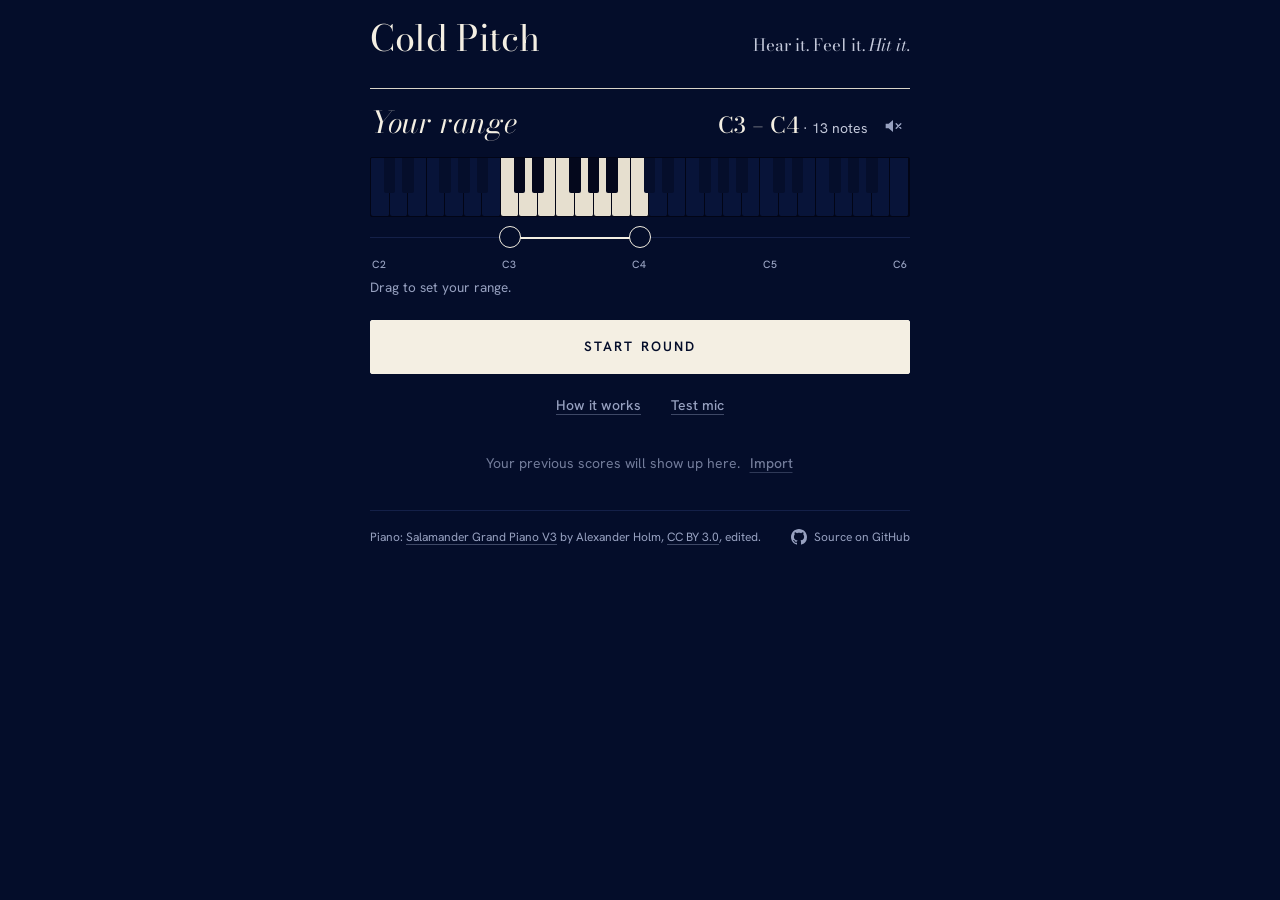
<file: index.html>
<!doctype html>
<html lang="en">
<head>
<meta charset="utf-8">
<meta name="viewport" content="width=device-width, initial-scale=1, viewport-fit=cover">
<title>Cold Pitch</title>
<meta name="description" content="Ten notes in a row: hear it, feel it, hit it.">
<link rel="icon" href="data:image/svg+xml,%3Csvg xmlns='http://www.w3.org/2000/svg' viewBox='0 0 32 32'%3E%3Crect width='32' height='32' rx='3' fill='%23040D2A'/%3E%3Ccircle cx='16' cy='16' r='8' fill='none' stroke='%23F4EFE3' stroke-width='2'/%3E%3C/svg%3E">
<link rel="preconnect" href="https://fonts.googleapis.com">
<link rel="preconnect" href="https://fonts.gstatic.com" crossorigin>
<link href="https://fonts.googleapis.com/css2?family=Bodoni+Moda:ital,opsz,wght@0,6..96,400..700;1,6..96,400..700&family=Hanken+Grotesk:wght@400;500;600;700&display=swap" rel="stylesheet">
<link rel="stylesheet" href="css/app.css?v=997606aace">
<script type="module" src="js/main.js?v=997606aace"></script>
<!-- modules -->
<link rel="modulepreload" href="js/audio/engine.js?v=997606aace">
<link rel="modulepreload" href="js/audio/mic.js?v=997606aace">
<link rel="modulepreload" href="js/audio/piano.js?v=997606aace">
<link rel="modulepreload" href="js/audio/pitch.js?v=997606aace">
<link rel="modulepreload" href="js/home.js?v=997606aace">
<link rel="modulepreload" href="js/keyboard.js?v=997606aace">
<link rel="modulepreload" href="js/main.js?v=997606aace">
<link rel="modulepreload" href="js/overlay.js?v=997606aace">
<link rel="modulepreload" href="js/rescore.js?v=997606aace">
<link rel="modulepreload" href="js/round.js?v=997606aace">
<link rel="modulepreload" href="js/scoring.js?v=997606aace">
<link rel="modulepreload" href="js/stage.js?v=997606aace">
<link rel="modulepreload" href="js/state.js?v=997606aace">
<link rel="modulepreload" href="js/storage.js?v=997606aace">
<link rel="modulepreload" href="js/summary.js?v=997606aace">
<link rel="modulepreload" href="js/util.js?v=997606aace">
<link rel="modulepreload" href="js/wave.js?v=997606aace">
<!-- /modules -->
</head>
<body>
<div class="app">

<!-- ============ home ============ -->
<section class="screen" id="home">
  <div class="hero">
    <h1>Cold Pitch</h1>
    <p class="motto">Hear it. Feel it. <em>Hit it.</em></p>
  </div>
  <div class="home-grid">
    <div class="card rangecard">
      <div class="card-head"><h2>Your range</h2><div class="rangeright"><span class="rangeval" id="rangeVal"><b id="rangeName"></b> · <span id="rangeCount"></span></span>
        <button type="button" class="soundbtn" id="soundBtn" aria-pressed="false" aria-label="Sound off. Turn sound on" title="Sound">
          <svg viewBox="0 0 24 24" width="22" height="22" fill="none" stroke="currentColor" stroke-width="1.5" stroke-linecap="round" stroke-linejoin="round" aria-hidden="true">
            <path d="M4 9.5h3.2L12 5.5v13l-4.8-4H4z" fill="currentColor" stroke="none"/>
            <g class="on"><path d="M15.5 9.2a4 4 0 0 1 0 5.6"/><path d="M18 6.8a7.5 7.5 0 0 1 0 10.4"/></g>
            <g class="off"><path d="M15.5 9.5l5 5M20.5 9.5l-5 5"/></g>
          </svg>
        </button>
        <button type="button" class="reset" id="resetRange" aria-label="Reset range to C3 – C4" title="Reset to C3 – C4"><svg viewBox="0 0 24 24" width="16" height="16" fill="none" stroke="currentColor" stroke-width="2.6" stroke-linecap="round" stroke-linejoin="round" aria-hidden="true"><path d="M4.5 12a7.5 7.5 0 1 0 2.2-5.3"/><path d="M4.5 4v4.5H9"/></svg></button></div></div>
      <div class="picker" id="picker">
        <div class="bubble" id="bubble" aria-hidden="true"><b></b><small></small><i></i></div>
        <div class="pkeys" id="pkeys"></div>
        <div class="ptrack"><div class="pfill" id="pfill"></div>
          <button type="button" class="knob" id="knobLo" role="slider" aria-label="Lowest note" aria-valuemin="36" aria-valuemax="84"></button>
          <button type="button" class="knob" id="knobHi" role="slider" aria-label="Highest note" aria-valuemin="36" aria-valuemax="84"></button>
        </div>
        <div class="poct" id="poct" aria-hidden="true"></div>
      </div>
      <p class="phint" id="rangeHint">Drag to set your range.</p>
    </div>
    <button class="btn primary big" id="startBtn" type="button">Start round</button>
    <div class="homelinks"><button class="linkbtn" id="howBtn" type="button">How it works</button><button class="linkbtn" id="micTestBtn" type="button">Test mic</button></div>
    <div class="mtlive" id="mtLive" hidden><canvas id="mtWave" aria-hidden="true"></canvas><span id="mtLabel" aria-live="polite"></span></div>
    <p class="err" id="homeErr" hidden></p>
    <p class="histempty" id="histEmpty" hidden>Your previous scores will show up here. <button class="linkbtn" id="importEmpty" type="button">Import</button></p>
    <div class="card" id="histCard">
      <div class="card-head"><h2>Your progress</h2><span id="histMeta"></span></div>
      <div class="legend" id="histLegend" hidden><span><i style="background:var(--accent)"></i>Start</span><span><i style="background:var(--ink-2)"></i>Landing</span></div>
      <div class="chart" id="histChart"></div>
      <p class="caption" id="histTrend" hidden></p>
      <div class="ov hist" id="histOverlay"></div>
      <p class="caption" id="histOvCap"></p>
      <details class="tbl" id="histTbl" hidden><summary>Show as a table</summary><div id="histTable"></div></details>
      <details class="tbl" id="dataTbl"><summary>Your data</summary>
      <label class="switch"><input type="checkbox" id="keepAudio"><span><b>Keep recordings</b><small>About 1 MB a round, on this device only.</small></span></label>
      <div class="datarow"><button class="btn small" id="exportBtn" type="button">Export scores</button><button class="btn small" id="exportAudioBtn" type="button">Export recordings</button><button class="btn small" id="importBtn" type="button">Import</button><input type="file" id="importFile" accept="application/json,.json" hidden></div>
      <p class="caption" id="dataMsg">Stored on this device. Export to back up or move.</p>
      </details>
    </div>
  </div>
  <footer class="foot">
    <p class="credit">Piano: <a href="https://archive.org/details/SalamanderGrandPianoV3">Salamander Grand Piano V3</a> by Alexander Holm, <a href="https://creativecommons.org/licenses/by/3.0/">CC BY 3.0</a>, edited.</p>
    <a class="gh" href="https://github.com/storkme/cold-pitch"><svg viewBox="0 0 16 16" width="16" height="16" aria-hidden="true"><path fill="currentColor" d="M8 0C3.58 0 0 3.58 0 8c0 3.54 2.29 6.53 5.47 7.59.4.07.55-.17.55-.38 0-.19-.01-.82-.01-1.49-2.01.37-2.53-.49-2.69-.94-.09-.23-.48-.94-.82-1.13-.28-.15-.68-.52-.01-.53.63-.01 1.08.58 1.23.82.72 1.21 1.87.87 2.33.66.07-.52.28-.87.51-1.07-1.78-.2-3.64-.89-3.64-3.95 0-.87.31-1.59.82-2.15-.08-.2-.36-1.02.08-2.12 0 0 .67-.21 2.2.82.64-.18 1.32-.27 2-.27.68 0 1.36.09 2 .27 1.53-1.04 2.2-.82 2.2-.82.44 1.1.16 1.92.08 2.12.51.56.82 1.27.82 2.15 0 3.07-1.87 3.75-3.65 3.95.29.25.54.73.54 1.48 0 1.07-.01 1.93-.01 2.2 0 .21.15.46.55.38A8.013 8.013 0 0016 8c0-4.42-3.58-8-8-8z"/></svg>Source on GitHub</a>
  </footer>
</section>

<!-- ============ run ============ -->
<section class="screen" id="run" hidden>
  <div class="runbar">
    <button class="iconbtn" id="quitBtn" type="button" aria-label="End round">✕</button>
    <div class="progress" id="progress" aria-label="Round progress"></div>
  </div>
  <div class="stage" id="stage" data-phase="calib" aria-live="polite">
    <p class="notenum" id="noteNum">Getting ready</p>
    <div class="orb" id="orb">
      <svg viewBox="0 0 176 176" aria-hidden="true">
        <circle class="ring" cx="88" cy="88" r="46"/><circle class="ring" cx="88" cy="88" r="46"/><circle class="ring" cx="88" cy="88" r="46"/>
        <circle class="track" cx="88" cy="88" r="72" id="track" style="opacity:0"/>
        <circle class="hold" cx="88" cy="88" r="72" id="holdRing" stroke-dasharray="452.39" stroke-dashoffset="452.39"/>
        <circle class="core" cx="88" cy="88" r="52" id="core"/>
        <g class="halves"><path class="half" id="halfL" d="M88,36 A52,52 0 0 0 88,140 Z"/><path class="half" id="halfR" d="M88,36 A52,52 0 0 1 88,140 Z"/>
          <line class="seam" x1="88" y1="33" x2="88" y2="143"/>
          <text class="hglyph" x="64" y="90" id="glyphL"></text><text class="hglyph" x="112" y="90" id="glyphR"></text></g>
        <text class="glyph" x="88" y="90" id="glyph"></text>
        <text class="notename" x="88" y="89" id="noteName"></text>
      </svg>
    </div>
    <ol class="steps" id="steps" aria-hidden="true"><span class="thumb"></span><li data-s="tone">Listen</li><li data-s="hold">Imagine</li><li data-s="sing">Sing</li></ol>
    <h2 class="say" id="say"></h2>
    <p class="sub" id="sub"></p>
    <div class="listen" id="listen" data-state="quiet"><canvas id="wave" aria-hidden="true"></canvas><span id="listenLabel" aria-live="polite">Silent</span></div>
    <div class="coach" id="coach" hidden>
      <p class="coachtext" id="coachText"></p>
      <div class="row" id="coachRow"><button class="btn" id="pReplay" type="button">Hear it again</button><button class="btn primary" id="pNext" type="button">Next</button></div>
      <button class="linkbtn" id="pSkip" type="button">Skip to a round</button>
    </div>
  </div>
</section>

<!-- ============ summary ============ -->
<section class="screen" id="summary" hidden>
  <h1 class="done-title" id="doneTitle" tabindex="-1">Round complete</h1>
  <div class="scores">
    <div class="scorebox" id="boxStart"><span class="score" id="sumStart">—</span><b><i class="si"></i>Start</b><span class="what">the first moment</span></div>
    <div class="scorebox" id="boxLand"><span class="score" id="sumLand">—</span><b><i class="si"></i>Landing</b><span class="what">where it settled</span></div>
  </div>
  <p class="sumsub"><span id="sumSub"></span><span class="bestchip" id="sumBest" hidden></span></p>
  <p class="err" id="saveErr" hidden>Couldn’t save this round on this device.</p>
  <div class="sum-grid">
    <div class="card"><div class="card-head"><h2>Every note</h2><span>Tap a line</span></div>
      <div class="ov" id="overlay"></div>
      <p class="caption faint">Semitones sharp (up) or flat (down) of each note, from your first sound.</p>
      <div class="chips" id="chips"></div><div class="detail" id="detail"></div></div>
    <div class="card"><div class="card-head"><h2>Across your range</h2><div class="opts" id="mapOpts" role="group" aria-label="Show on the keyboard"><span class="thumb" aria-hidden="true"></span><button type="button" data-map="start" aria-pressed="true">Start</button><button type="button" data-map="land" aria-pressed="false">Landing</button></div></div>
      <div class="kbd" id="keysMap"></div>
      <p class="caption" id="mapCap"></p></div>
    <div class="card"><div class="card-head"><h2>What stood out</h2></div><ul class="insights" id="insights"></ul>
      <p class="caption faint">Caveat: one round is a small sample. Look for patterns across rounds.</p></div>
  </div>
  <div class="actions">
    <button class="btn primary big" id="againBtn" type="button">Go again</button>
    <button class="btn" id="homeBtn" type="button">Back</button>
  </div>
</section>

</div>

<div class="sheet" id="sheet" hidden aria-live="polite">
  <div class="sheet-in">
    <div class="verdict" id="sVerdict"><span class="vicon" id="sIcon"></span><span class="vword" id="sWord"></span></div>
    <div class="duo" id="sDuo"></div>
    <p class="vtext" id="sText"></p>
    <div class="ov" id="sChart"></div>
    <p class="snote" id="sNote" hidden></p>
    <div class="sheet-foot"><div class="countdown" id="countdown"><i></i></div><button class="btn" id="pauseBtn" type="button">Pause</button>
      <button class="btn" id="pAnother" type="button">Try another</button><button class="btn primary" id="pStart" type="button">Start round</button></div>
  </div>
</div>
<div class="sheet msg" id="msg" hidden role="alertdialog" aria-labelledby="mTitle">
  <div class="sheet-in">
    <h2 id="mTitle"></h2>
    <p id="mBody"></p>
    <div class="row"><button class="btn" id="mSecond" type="button"></button><button class="btn primary" id="mFirst" type="button"></button></div>
  </div>
</div>

</body>
</html>
</file>
<file: css/app.css>
/* ---------- Recital: a concert programme on blue velvet ----------
   Ivory ink on a deep ink-blue page. A high-contrast Didone (Bodoni Moda) for the few words that matter (the hero,
   the step you're on, verdicts, scores), a quiet grotesk (Hanken Grotesk) for everything else, small-caps labels,
   hairline rules instead of cards. The interface itself is ivory on blue: colour only ever means a verdict on your
   singing (the status palette), and it always comes with a mark and a word. The one exception is the progress
   chart's two lines, which take their own series colours.
   Signature: the programme order. Listen, the imagine step and Sing are numbered I, II, III like movements, with a
   rule that slides under the one you're on. */

/* ---------- motion language ----------
   1. Motion explains a change: where something came from, what moved, what's new. Nothing loops except while
      the page is waiting on your voice (the listening ripples, the room check, the current note's segment).
   2. Three speeds. Feedback is instant (hover, press, following the pointer). Components ease in and out.
      Data replays: pitch lines draw in time order, scores count up, charts draw in.
   3. One physical feel. Things you touch, and things that pop into place, have a little spring. Content settles
      without overshoot. Exits are quicker than entrances and accelerate away.
   4. Follow the finger. Anything under the pointer tracks it directly; only jumps between fixed positions glide.
   5. Order means something. Staggers run in reading order, one step apart, and a sequence is done in ~half a second.
   6. Reduced motion sets every duration to zero: everything lands in its final state and nothing is lost.
   Patterns: enter (fade and rise), pop (scale up, spring), exit (fade and sink), swap (new content enters, the old
   goes at once), glide (snap to snap), reveal (data drawn left to right), count (numbers run up), press (down at
   once, spring back), ambient (a slow loop, waiting states only). Entrances use fill-mode `backwards`, so once
   they finish, hover and press transitions work normally.
   Recital tuning: a touch slower and with less spring than the default, so things settle rather than bounce. */
:root{
  --t-instant:90ms; --t-quick:180ms; --t-base:320ms; --t-slow:480ms; --t-data:900ms; --t-step:40ms;
  --ease-out:cubic-bezier(.2,.8,.2,1); --ease-in:cubic-bezier(.4,0,1,1); --ease-spring:cubic-bezier(.25,1.12,.5,1);
}
@media (prefers-reduced-motion: reduce){
  :root{--t-instant:0ms;--t-quick:0ms;--t-base:0ms;--t-slow:0ms;--t-data:0ms;--t-step:0ms}
}
@keyframes enter{from{opacity:0;transform:translateY(8px)}}
@keyframes pop{from{opacity:0;transform:scale(.7)}}
@keyframes pop-soft{from{opacity:0;transform:scale(.94)}}
@keyframes sink{to{opacity:0;transform:translateY(30%)}}
@keyframes draw{to{stroke-dashoffset:0}}

/* ---------- tokens ----------
   One look for now, deep blue, whatever the system theme. A light variant (ivory paper, deep-blue ink) can be added
   later the usual way: a :root[data-theme="light"] block plus a prefers-color-scheme: light media block that
   override these same tokens. Verdict and chart colours were checked with the dataviz palette validator against
   --bg (all pairs, dark band): they clear the band, chroma and contrast floors, and the normal-vision floor.
   Verdicts: worst colour-blind separation 8.3 across all pairs (target 8); every verdict colour still ships with its
   mark and word, never colour alone. */
:root{
  --bg:#040D2A; --surface:#03091F; --surface-2:#08153A; --ink:#F4EFE3; --ink-2:#C4C9DB; --ink-soft:#C4C9DB; --muted:#97A1C0;
  --line:#142048; --rule:#D9D4C8; --shadow:rgba(2,6,20,.55);
  --accent:#F4EFE3; --accent-deep:#FFFFFF; --accent-ink:#040D2A; --accent-wash:rgba(244,239,227,.08); --accent-soft:#0F1D4B;
  --key-bed:#020516; --key-white:#0E1B45; --key-black:#03071D; --key-out:#071235; --key-in:#0E1B45; --key-hot:#203164;
  /* range keyboard: out-of-range keys sink into the navy, so it reads as a range control first and a piano second */
  --pk-w:#E6DFCF; --pk-b:#04081C; --pk-dim-w:#081439; --pk-dim-b:#050E2B; --pk-hot-w:#C9BEA5; --pk-hot-b:#1C2B58;
  --good:#2D9B7B; --warn:#A1790C; --crit:#F94A64; --none:#6F7DAE; --crit-text:#FF9AA5;
  --series-1:#3DA2BE; --series-2:#8968F4;       /* progress chart: start, landing */
  --display:"Bodoni Moda","Didot","Bodoni 72",Georgia,serif;
  --sans:"Hanken Grotesk",system-ui,-apple-system,"Segoe UI",sans-serif;
  color-scheme:dark;
}
[data-tone="good"]{--tone:var(--good);--tone-ink:#040D2A}
[data-tone="warn"]{--tone:var(--warn);--tone-ink:#040D2A}
[data-tone="crit"]{--tone:var(--crit);--tone-ink:#040D2A}
[data-tone="none"]{--tone:var(--none);--tone-ink:#040D2A}

*{box-sizing:border-box}
[hidden]{display:none!important}
html{background:var(--bg)}
body{margin:0;background:var(--bg);color:var(--ink);font:400 16px/1.55 var(--sans);-webkit-font-smoothing:antialiased;
  padding:env(safe-area-inset-top,0px) 0 env(safe-area-inset-bottom,0px)}
.app{max-width:580px;margin:0 auto;padding:18px 20px 48px;min-height:100dvh}
h1,h2,p{margin:0}
button{font-family:inherit}
:focus-visible{outline:2px solid var(--ink);outline-offset:3px;border-radius:2px}
.smallcaps,.card h2{font:600 11.5px/1.2 var(--sans);letter-spacing:.16em;text-transform:uppercase;color:var(--ink)}
svg text{font-family:var(--sans);font-weight:500}
:is(.hero h1,.say,.done-title,.scorebox .score){font-optical-sizing:none;font-variation-settings:"opsz" 18}
:is(.vword,.rangeval b,.bubble b,.mini .mv,.insights b,.msg h2,.steps li::before){font-optical-sizing:none;font-variation-settings:"opsz" 11}

/* buttons: printed, not pressed */
.btn{font:600 12.5px/1 var(--sans);letter-spacing:.16em;text-transform:uppercase;padding:14px 18px;border-radius:2px;border:1px solid var(--ink);background:transparent;color:var(--ink);cursor:pointer;
  transition:transform var(--t-instant) var(--ease-out),background-color var(--t-quick),border-color var(--t-quick),color var(--t-quick)}
.btn:not(.primary):hover{background:var(--surface-2)}
.btn:active{transform:translateY(1px)}
.btn.primary{background:var(--ink);border-color:var(--ink);color:var(--bg)}
.btn.primary:hover{background:color-mix(in srgb,var(--ink) 82%,var(--bg))}
.btn.big{width:100%;font-size:13.5px;padding:19px 20px}
.linkbtn{font:500 15px var(--sans);color:var(--ink);background:none;border:0;padding:6px 2px;cursor:pointer;text-decoration:underline;text-underline-offset:4px;
  text-decoration-thickness:1px;text-decoration-color:color-mix(in srgb,currentColor 40%,transparent);transition:text-decoration-color var(--t-quick)}
.linkbtn:hover{text-decoration-color:currentColor}
.iconbtn{width:40px;height:40px;border-radius:2px;border:0;background:none;color:var(--ink-2);font:300 20px/1 var(--sans);cursor:pointer;flex:none;
  transition:background-color var(--t-quick),color var(--t-quick),transform var(--t-instant) var(--ease-out)}
.iconbtn:active{transform:scale(.94)}
.iconbtn:hover{background:var(--surface-2);color:var(--ink)}

/* running head */

/* home */
/* the name and the motto on one line, the motto smaller and dimmer; on a narrow screen it drops beneath */
.hero{display:flex;flex-wrap:wrap;align-items:baseline;justify-content:space-between;gap:2px 14px}
.hero h1{font:400 36px/1.1 var(--display);letter-spacing:-.01em;white-space:nowrap}
.hero .motto{font:400 17px/1.2 var(--display);color:var(--ink-2);white-space:nowrap}
.hero .motto em{font-style:italic}
.card{background:none;border-radius:0;padding:18px 0 0;border-top:1px solid var(--rule)}
.home-grid{display:grid;gap:22px;margin-top:30px}
.home-grid>.card:not(:first-child){margin-top:16px}
.card-head{display:flex;justify-content:space-between;align-items:baseline;gap:12px;margin-bottom:14px}
.card-head span{color:var(--ink-2);font-size:14px}
.kbd svg{display:block;width:100%;height:auto;overflow:visible}

/* range picker: the keyboard is the control; out of range is greyed, your range is full black and white */
/* the heading: title left, range, sound and reset right; if that won't fit on one line, the right side drops below
   rather than the title breaking */
.rangecard .card-head{flex-wrap:wrap;row-gap:4px}
.rangecard .card-head h2{white-space:nowrap}
.rangeright{display:flex;align-items:center;gap:6px;margin-left:auto}
.rangeright .rangeval{margin-right:2px}
.rangeval{font-size:13px;color:var(--ink-2);white-space:nowrap}
.rangeval b{display:inline-block;color:var(--ink);font:500 22px/1 var(--display)}
.rangecard .card-head h2{font:italic 400 30px/1.05 var(--display);letter-spacing:0;text-transform:none}
.reset{position:relative;width:28px;height:28px;padding:0;border-radius:50%;border:1px solid var(--line);background:none;color:var(--ink-2);cursor:pointer;display:grid;place-items:center;flex:none;
  transition:opacity var(--t-quick) var(--ease-out),transform var(--t-base) var(--ease-spring),width var(--t-base) var(--ease-out),margin var(--t-base) var(--ease-out),border-color var(--t-quick),color var(--t-quick)}
.reset svg{width:14px;height:14px;stroke-width:2}
.reset::after{content:"";position:absolute;inset:-8px;border-radius:50%}
.reset:hover{border-color:var(--ink);color:var(--ink)}
.reset:disabled{opacity:0;transform:scale(.5) rotate(90deg);cursor:default;width:0;margin-left:-6px;border-width:0}
.rangeval.tick b{animation:tick var(--t-base) var(--ease-spring)}
@keyframes tick{from{transform:translateY(-3px);opacity:.3}}
.picker{position:relative;margin-top:4px;user-select:none;-webkit-user-select:none;-webkit-touch-callout:none;touch-action:pan-y}
.pkeys{position:relative;display:flex;height:60px;border-radius:2px;overflow:hidden;background:var(--key-bed);cursor:pointer;border:1px solid var(--key-bed)}
.pkeys .wk{flex:1;background:var(--pk-dim-w);border-right:1px solid var(--key-bed);border-radius:0 0 2px 2px;transform-origin:50% 0;
  transition:background-color var(--t-quick) var(--ease-out),transform var(--t-instant) var(--ease-out),box-shadow var(--t-instant) var(--ease-out)}
.pkeys .wk:last-child{border-right:0}
.pkeys .bk{position:absolute;top:0;height:60%;background:var(--pk-dim-b);border-radius:0 0 2px 2px;z-index:1;transform-origin:50% 0;
  transition:background-color var(--t-quick) var(--ease-out),transform var(--t-instant) var(--ease-out)}
.pkeys .wk.in{background:var(--pk-w)}
.pkeys .bk.in{background:var(--pk-b)}
.pkeys .wk.hot{background:var(--pk-hot-w);transform:scaleY(.985);box-shadow:inset 0 -3px 0 rgba(10,19,54,.12)}
.pkeys .bk.hot{background:var(--pk-hot-b);transform:scaleY(.96)}
.ptrack{position:relative;height:40px}
.ptrack::before{content:"";position:absolute;left:0;right:0;top:50%;height:1px;background:var(--line)}
.pfill{position:absolute;top:50%;height:2px;margin-top:-.5px;background:var(--ink);cursor:grab;transition:left var(--t-instant) var(--ease-out),width var(--t-instant) var(--ease-out)}
.pfill::before{content:"";position:absolute;left:0;right:0;top:-18px;bottom:-18px}
.knob{position:absolute;top:50%;width:22px;height:22px;margin:-11px 0 0 -11px;padding:0;border-radius:50%;border:1.5px solid var(--ink);background:var(--bg);
  cursor:grab;touch-action:none;z-index:2;
  transition:left var(--t-instant) var(--ease-out),transform var(--t-base) var(--ease-spring),background-color var(--t-quick),box-shadow var(--t-base) var(--ease-out)}
.knob::after{content:"";position:absolute;inset:-14px;border-radius:50%}
.knob:hover{transform:scale(1.08)}
.picker.dragging .knob.active{transform:scale(1.15);background:var(--ink);box-shadow:0 0 0 7px var(--accent-wash)}
.picker.dragging,.picker.dragging *{cursor:grabbing}
.poct{position:relative;height:16px;font:500 10.5px var(--sans);letter-spacing:.12em;color:var(--muted)}
.poct span{position:absolute;top:0;transform:translateX(-50%)}
.bubble{position:absolute;top:0;left:0;z-index:4;pointer-events:none;background:var(--ink);color:var(--bg);border-radius:2px;padding:8px 14px 9px;text-align:center;white-space:nowrap;
  opacity:0;transform:translate(-50%,calc(-100% + 4px)) scale(.8);transform-origin:50% 100%;
  transition:opacity var(--t-quick) var(--ease-out),transform var(--t-base) var(--ease-spring),left var(--t-instant) var(--ease-out)}
.bubble b{display:block;font:500 28px/1 var(--display)}
.bubble small{display:block;margin-top:5px;font:600 9.5px/1 var(--sans);letter-spacing:.18em;text-transform:uppercase;opacity:.7}
.bubble i{position:absolute;bottom:-4px;left:var(--ax,50%);width:9px;height:9px;margin-left:-4.5px;background:inherit;transform:rotate(45deg)}
.picker.dragging .bubble,.picker.peek .bubble{opacity:1;transform:translate(-50%,calc(-100% - 10px)) scale(1)}
.mtlive{display:grid;justify-items:center;gap:6px;width:100%;animation:enter var(--t-base) var(--ease-out)}
#mtWave{display:block;width:100%;height:40px}
#mtLabel{font:600 11.5px/1 var(--sans);letter-spacing:.16em;text-transform:uppercase;color:var(--ink-2)}
.phint{font-size:13.5px;color:var(--muted);margin-top:4px}
.legend{display:flex;gap:16px;font:500 12px var(--sans);letter-spacing:.1em;text-transform:uppercase;color:var(--ink-soft);margin:-2px 0 8px}
#histChart svg,#histLegend i{--accent:var(--series-1);--ink-2:var(--series-2);--surface:var(--bg)}   /* marks only: text keeps text colours */
.legend span{display:inline-flex;align-items:center;gap:7px}
.legend i{width:18px;height:2px}
.chart{position:relative}
.chart svg{display:block;width:100%}
.empty{color:var(--ink-2);font-size:15px;padding:4px 0 2px}
.histempty{color:var(--muted);opacity:.75;font-size:14px;text-align:center;margin:6px 0 0}
.histempty .linkbtn{font-size:14px;color:inherit;margin-left:4px}
.tbl{margin-top:12px;interpolate-size:allow-keywords}
.tbl+.tbl{margin-top:10px}
#dataTbl .switch{margin-top:14px}
.tbl summary{cursor:pointer;font:600 11.5px var(--sans);letter-spacing:.14em;text-transform:uppercase;color:var(--ink-2);list-style:none;display:inline-flex;align-items:center;gap:8px;transition:color var(--t-quick)}
.tbl summary::-webkit-details-marker{display:none}
.tbl summary::before{content:"";border-left:5px solid currentColor;border-top:4px solid transparent;border-bottom:4px solid transparent;transition:transform var(--t-quick) var(--ease-out)}
.tbl summary:hover{color:var(--ink)}
.tbl[open] summary::before{transform:rotate(90deg)}
.tbl::details-content{height:0;overflow:clip;transition:height var(--t-base) var(--ease-out),content-visibility var(--t-base) allow-discrete}
.tbl[open]::details-content{height:auto}
.kbd .mk{animation:pop var(--t-base) var(--ease-spring) backwards;animation-delay:calc(var(--i,0) * var(--t-step) * .6);transform-box:fill-box;transform-origin:center}
.chart .draw{stroke-dasharray:1;stroke-dashoffset:1;animation:draw var(--t-data) var(--ease-out) forwards}
.chart .dot-in{animation:pop var(--t-base) var(--ease-spring) backwards;animation-delay:calc(var(--t-data) * .5 + var(--i,0) * var(--t-step) * .3);transform-box:fill-box;transform-origin:center}
.xh-glide{transition:transform var(--t-instant) var(--ease-out)}
.tbl table{width:100%;border-collapse:collapse;margin-top:10px;font-size:13.5px;font-variant-numeric:tabular-nums}
.tbl th{text-align:right;color:var(--muted);font-weight:600;font-size:10.5px;letter-spacing:.14em;text-transform:uppercase;padding:6px 8px;border-bottom:1px solid var(--rule)}
.tbl td{text-align:right;padding:7px 8px;border-bottom:1px solid var(--line)}
.tbl th:first-child,.tbl td:first-child{text-align:left}
.datarow{display:flex;gap:8px;flex-wrap:wrap;margin-top:16px}
.switch{display:grid;grid-template-columns:auto 1fr;gap:12px;align-items:start;margin-top:18px;cursor:pointer}
.switch input{width:18px;height:18px;margin:3px 0 0;accent-color:var(--ink)}
.switch b{display:block;font-weight:600;font-size:15px}
.switch small{display:block;color:var(--ink-2);font-size:13.5px}
.dhead{display:flex;align-items:center;justify-content:space-between;gap:10px}
.btn.small{font-size:11px;padding:10px 12px}
.center{text-align:center}
.err{color:var(--crit-text);font-weight:600;text-align:center}
.homelinks{display:flex;justify-content:center;gap:26px;margin-top:-6px}
.homelinks .linkbtn{font-size:14px;color:var(--muted)}

/* run */
.runbar{display:flex;align-items:center;gap:12px;padding:2px 0 10px;border-bottom:1px solid var(--line)}
/* the sound button: an icon in the range card's heading, next to the piano it's for, softened at rest; a hairline
   ring shows on hover. 44 px to tap, whatever the icon's size. It pulses (the nudge pattern) when the page wants sound */
.soundbtn{position:relative;width:34px;height:34px;padding:0;flex:none;
  display:grid;place-items:center;border-radius:50%;border:1px solid transparent;background:none;color:var(--muted);cursor:pointer;
  transition:color var(--t-quick),border-color var(--t-quick),transform var(--t-instant) var(--ease-out)}
.soundbtn::after{content:"";position:absolute;inset:-5px;border-radius:50%}
.soundbtn:hover{color:var(--ink);border-color:var(--line)}
.soundbtn:active{transform:scale(.92)}
.soundbtn .on{display:none}
.soundbtn[aria-pressed="true"] .on{display:inline}
.soundbtn[aria-pressed="true"] .off{display:none}
.soundbtn[aria-pressed="true"]{color:var(--ink)}
.soundbtn.nudge{animation:nudge 1.1s var(--ease-out) 2;color:var(--ink);border-color:var(--ink)}
@keyframes nudge{0%{box-shadow:0 0 0 0 rgba(244,239,227,.55)}70%{box-shadow:0 0 0 14px rgba(244,239,227,0)}100%{box-shadow:0 0 0 0 rgba(244,239,227,0)}}
.progress{flex:1;display:grid;grid-auto-flow:column;grid-auto-columns:1fr;gap:4px}
/* each finished note: its mark in ink above a rule in its colour (a mark and a colour, never colour alone) */
.seg{height:16px;background:none;border-bottom:2px solid var(--line);display:grid;place-items:center;font:600 9.5px/1 var(--sans);color:var(--ink-2)}
.seg.done{border-bottom-color:var(--tone);color:var(--ink)}
.seg.now{border-bottom-color:var(--ink);animation:nowring 1.6s ease-in-out infinite}
@keyframes nowring{50%{border-bottom-color:var(--line)}}
.stage{display:grid;justify-items:center;text-align:center;gap:8px;padding-top:4vh}
.notenum{font:600 11.5px var(--sans);letter-spacing:.18em;text-transform:uppercase;color:var(--muted)}
.orb{width:176px;height:176px;margin:10px 0 8px}
.orb svg{width:100%;height:100%;overflow:visible}
.orb .ring{fill:none;stroke:var(--ink);stroke-width:1;opacity:0;transform-origin:88px 88px}
.orb .track{fill:none;stroke:var(--line);stroke-width:1.5;transition:opacity var(--t-quick) var(--ease-out)}
.orb .hold{fill:none;stroke:var(--ink);stroke-width:3;stroke-linecap:butt;transform:rotate(-90deg);transform-origin:88px 88px;opacity:0;transition:opacity var(--t-quick) var(--ease-out)}
.orb .core{fill:var(--bg);stroke:var(--ink);stroke-width:1.25;transform-origin:88px 88px;transition:fill var(--t-quick) var(--ease-out)}
.orb .glyph{font:500 40px var(--sans);fill:var(--tone-ink,var(--ink));dominant-baseline:central;text-anchor:middle;opacity:0;transform-box:fill-box;transform-origin:center}
.stage[data-phase="calib"] .core{animation:breathe 1.6s ease-in-out infinite}
.stage[data-phase="tone"] .core{fill:var(--accent-wash)}
/* the note being played, named in the middle of the circle while you hear it; gone by the imagine step */
.orb .notename{font:italic 400 38px var(--display);font-optical-sizing:none;font-variation-settings:"opsz" 18;fill:var(--ink);dominant-baseline:central;text-anchor:middle;opacity:0;transition:opacity var(--t-quick) var(--ease-out)}
.stage[data-phase="tone"] .notename{opacity:1}
.stage[data-phase="tone"] .ring{animation:ripple 1.4s ease-out infinite}
.stage[data-phase="tone"] .ring:nth-of-type(2){animation-delay:.47s}
.stage[data-phase="tone"] .ring:nth-of-type(3){animation-delay:.93s}
.stage[data-phase="hold"] .hold{opacity:1}
.stage[data-phase="sing"] .core,.stage[data-phase="capture"] .core{fill:var(--ink)}
.stage[data-phase="sing"] .core{animation:pop var(--t-base) var(--ease-spring)}
.stage[data-phase="done"] .core{fill:var(--tone);stroke:none}
.stage[data-phase="done"]:not([data-split]) .core,.stage[data-phase="done"] .glyph{animation:pop var(--t-base) var(--ease-spring)}
.orb .halves{opacity:0;transform-origin:88px 88px}
.orb .half{fill:var(--tone)}
.orb .seam{stroke:var(--bg);stroke-width:4}
.orb .hglyph{font:500 28px var(--sans);fill:var(--tone-ink);dominant-baseline:central;text-anchor:middle}
.stage[data-phase="done"][data-split] .core{opacity:0}
.stage[data-phase="done"][data-split] .halves{opacity:1;animation:pop var(--t-base) var(--ease-spring)}
.stage[data-phase="done"] .glyph{opacity:1}
.stage[data-phase="done"] .say,.stage[data-phase="done"] .sub{visibility:hidden}
@keyframes ripple{from{opacity:.5;transform:scale(1)}to{opacity:0;transform:scale(1.8)}}
@keyframes breathe{50%{transform:scale(.92)}}
.say{font:italic 400 54px/1.05 var(--display);letter-spacing:-.01em;min-height:56px}
.stage[data-phase="sing"] .say,.stage[data-phase="capture"] .say{font-weight:600}
.sub{color:var(--ink-2);min-height:1.5em;font-size:16px}
.say.swap,.sub.swap,.notenum.swap{animation:enter var(--t-quick) var(--ease-out)}
/* the listening strip: the live waveform while the mic listens for your note, newest at the right. The canvas reads --ink, --muted, --line, --crit and --accent-wash. Its label: a hollow dot is quiet,
   amber is noise without a pitch (fine), red is anything that sounds like a voice in the imagine step, which is what
   voids a note; a solid dot, pulsing while it waits, is listening for your note (the ambient pattern). */
.listen{display:grid;justify-items:center;gap:7px;width:100%;margin-top:6px;opacity:0;transform:translateY(6px);pointer-events:none;
  transition:opacity var(--t-quick) var(--ease-out),transform var(--t-quick) var(--ease-out)}
.stage:is([data-phase="hold"],[data-phase="sing"],[data-phase="capture"]) .listen{opacity:1;transform:none}
#wave{display:block;width:min(280px,100%);height:40px;opacity:0;transition:opacity var(--t-quick) var(--ease-out)}
/* the waveform itself only from the Sing cue: during the imagine step it would invite a sound, so only the label
   shows there. When it appears it still shows the silence you just held, dotted, before the cue */
.stage:is([data-phase="sing"],[data-phase="capture"]) #wave{opacity:1}
#listenLabel{display:inline-flex;align-items:center;gap:8px;font:600 10.5px/1 var(--sans);letter-spacing:.16em;text-transform:uppercase;color:var(--muted);transition:color var(--t-quick)}
#listenLabel::before{content:"";width:7px;height:7px;border-radius:50%;background:none;box-shadow:inset 0 0 0 1.5px var(--muted);transition:background-color var(--t-quick),box-shadow var(--t-quick)}
.listen[data-state="noise"] #listenLabel::before{background:var(--warn);box-shadow:none}
.listen:is([data-state="hum"],[data-state="void"]) #listenLabel{color:var(--ink)}
.listen:is([data-state="hum"],[data-state="void"]) #listenLabel::before{background:var(--crit);box-shadow:none}
.listen:is([data-state="listening"],[data-state="hearing"]) #listenLabel{color:var(--ink)}
.listen:is([data-state="listening"],[data-state="hearing"]) #listenLabel::before{background:var(--ink);box-shadow:none}
.listen[data-state="listening"] #listenLabel::before{animation:pulse 1.2s ease-in-out infinite}
@keyframes pulse{50%{opacity:.3}}
/* the practice note's guidance, under the strip: a line, and in the Listen step its two buttons */
.coach{display:grid;justify-items:center;gap:12px;margin-top:14px;width:100%;max-width:360px;animation:enter var(--t-base) var(--ease-out)}
.coachtext{color:var(--ink-2);font-size:15px}
.coachtext.swap{animation:enter var(--t-quick) var(--ease-out)}
.coach .row{display:flex;gap:10px;width:100%}
.coach .row .btn{flex:1}
.coach .linkbtn{font-size:13.5px;color:var(--muted)}
#run.practice .progress{visibility:hidden}
/* the programme order: I Listen, II Hold, III Sing, with a rule gliding under the current movement */
.steps{position:relative;display:flex;gap:22px;margin:4px 0 6px;padding:0 2px 7px;list-style:none;border-bottom:1px solid var(--line);transition:opacity var(--t-quick) var(--ease-out)}
.steps li{position:relative;z-index:1;padding:4px 0;font:600 11px/1 var(--sans);letter-spacing:.16em;text-transform:uppercase;color:var(--muted);transition:color var(--t-quick)}
.steps li::before{font:500 14px/1 var(--display);letter-spacing:.02em;text-transform:none;margin-right:6px}
.steps li[data-s="tone"]::before{content:"I"}
.steps li[data-s="hold"]::before{content:"II"}
.steps li[data-s="sing"]::before{content:"III"}
.steps li.swap{animation:enter var(--t-quick) var(--ease-out)}
.steps li.past{color:var(--ink-2)}
.steps li.on{color:var(--ink)}
.steps .thumb{position:absolute;bottom:-1px;left:0;height:2px;background:var(--ink);transition:transform var(--t-base) var(--ease-spring),width var(--t-base) var(--ease-spring)}
.stage[data-phase="calib"] .steps,.stage[data-phase="done"] .steps{opacity:0}

/* bottom sheet: a page slipped over the stage */
.sheet{position:fixed;left:0;right:0;bottom:0;z-index:5;background:var(--surface);border-top:1px solid var(--rule);
  box-shadow:0 -16px 44px var(--shadow);padding:18px 20px calc(18px + env(safe-area-inset-bottom,0px));animation:rise var(--t-base) var(--ease-out)}
.sheet.leaving{animation:sink var(--t-quick) var(--ease-in) forwards}
.sheet[data-tone]{background:var(--surface-2);border-top:2px solid var(--tone)}
.sheet-in{max-width:580px;margin:0 auto;display:grid;gap:12px}
@keyframes rise{from{transform:translateY(40%);opacity:0}}
/* a verdict mark: a ring in the verdict's colour around its sign */
.vicon,.mini .mi,.chip i,.scorebox .si{font-style:normal;border-radius:50%;background:none;box-shadow:inset 0 0 0 1.5px var(--tone);color:var(--tone);display:grid;place-items:center;flex:none}
.verdict{display:flex;align-items:center;gap:12px}
.vicon{width:34px;height:34px;font:600 16px/1 var(--sans)}
.vword{font:italic 400 30px/1 var(--display)}
.vtext{color:var(--ink);max-width:52ch;font-size:16px}
.duo{display:grid;grid-template-columns:1fr 1fr;gap:12px}
.mini{display:grid;grid-template-columns:auto 1fr;column-gap:12px;row-gap:3px;align-items:center;padding:12px 0 10px;border-top:2px solid var(--tone);
  animation:pop-soft var(--t-base) var(--ease-spring) backwards}
.mini+.mini{animation-delay:calc(2 * var(--t-step))}
.mini .mi{grid-row:1/3;width:32px;height:32px;font:600 15px/1 var(--sans)}
.mini .mv{font:500 30px/1 var(--display);color:var(--ink)}
.mini .ml{font-size:10.5px;letter-spacing:.1em;text-transform:uppercase;color:var(--ink-2);line-height:1.3}
.mini .ml span{font-weight:700;color:var(--ink)}
.mini .ml em{display:block;margin-top:3px;font:italic 400 17px/1.1 var(--display);font-optical-sizing:none;font-variation-settings:"opsz" 11;letter-spacing:0;text-transform:none;color:var(--ink-2)}
.sheet-foot{display:flex;align-items:center;gap:14px}
.countdown{flex:1;height:1px;background:var(--line);overflow:visible;position:relative}
.countdown i{display:block;height:2px;margin-top:-.5px;width:0;background:var(--ink)}
.sheet .btn{padding:11px 16px;font-size:11.5px}
/* a note that doesn't count (and the practice note) say what happens next; the practice note has its own buttons */
.snote{color:var(--muted);font-size:14px}
.sheet:not(.practice) :is(#pAnother,#pStart),.sheet.practice :is(.countdown,#pauseBtn){display:none}
.sheet.practice .sheet-foot .btn{flex:1}
.msg{background:var(--surface);border-top:2px solid var(--rule)}
.msg h2{font:italic 400 30px/1.1 var(--display)}
.msg p{color:var(--ink)}
.msg .row{display:flex;gap:10px;flex-wrap:wrap}
.msg .row .btn{flex:1}

.kbd text,.chart text{font-family:var(--sans);font-weight:500}
/* the range map: keys in the range card's colours, results above them; a tapped key is selected (ring, lit key) */
.kbd .hit{fill:transparent;cursor:pointer;touch-action:none}
.kbd .wkey{fill:var(--pk-dim-w)}.kbd .wkey.in{fill:var(--pk-w)}
.kbd .bkey{fill:var(--pk-dim-b)}.kbd .bkey.in{fill:var(--pk-b)}
.kbd .wkey,.kbd .bkey{transition:fill var(--t-instant)}
.kbd .wkey.down,.kbd .wkey.sel{fill:var(--pk-hot-w)}.kbd .bkey.down,.kbd .bkey.sel{fill:var(--pk-hot-b)}
.kbd .stem{stroke:var(--line);stroke-width:1}
.kbd .ring{fill:none;stroke:var(--ink);stroke-width:1.5;opacity:0;transition:opacity var(--t-quick)}
.kbd .mk.sel .ring{opacity:1}
.kbd .dir{fill:var(--ink-2)}
.kbd text.end{fill:var(--ink);font-weight:800}.kbd text.oct{fill:var(--muted);font-weight:700}
.tip-pop{position:absolute;pointer-events:none;background:var(--ink);color:var(--bg);font:500 12.5px/1.3 var(--sans);padding:6px 9px;border-radius:2px;white-space:nowrap;z-index:2;
  opacity:0;visibility:hidden;transform:translate(-50%,-100%) translateY(4px) scale(.97);
  transition:opacity var(--t-quick) var(--ease-out),transform var(--t-quick) var(--ease-out),visibility 0s linear var(--t-quick),left var(--t-instant) var(--ease-out),top var(--t-instant) var(--ease-out)}
.tip-pop.on{opacity:1;visibility:visible;transform:translate(-50%,-100%);transition-delay:0s}
.sdot{animation:pop var(--t-base) var(--ease-spring) backwards;transform-box:fill-box;transform-origin:center}

/* summary */
.done-title{font:400 46px/1.02 var(--display);letter-spacing:-.015em;text-wrap:balance}
.scores{display:grid;grid-template-columns:1fr 1fr;gap:16px;margin:22px 0 10px}
.scorebox{background:none;border-radius:0;padding:12px 0 0;border-top:2px solid var(--rule)}
.scorebox[data-tone]{border-top-color:var(--tone)}
.scorebox .si{display:inline-grid;width:20px;height:20px;margin-right:8px;font:600 10px/1 var(--sans);vertical-align:-4px}
.scorebox .score{display:block;font:400 64px/1 var(--display);letter-spacing:-.02em;color:var(--ink)}
.scorebox b{display:block;font:600 11.5px/1 var(--sans);letter-spacing:.16em;text-transform:uppercase;margin-top:10px}
.scorebox .what{display:block;color:var(--ink-2);font-size:13.5px;line-height:1.35;margin-top:4px}
.sumsub{color:var(--ink-2);margin-bottom:38px}
.bestchip{display:inline-block;margin-left:8px;font:600 10.5px/1 var(--sans);letter-spacing:.14em;text-transform:uppercase;padding:6px 8px;border-radius:0;background:var(--ink);color:var(--bg);vertical-align:1px}
.bestchip.quiet{background:none;color:var(--ink-2);box-shadow:inset 0 0 0 1px var(--line)}
.sum-grid{display:grid;gap:46px}
.caption{font-size:13px;color:var(--ink-2);margin-top:12px}
.caption.faint{color:var(--muted);opacity:.75}
.insights{list-style:none;margin:2px 0 0;padding:0;display:grid;gap:16px}
.insights li{display:grid;gap:3px;animation:enter var(--t-base) var(--ease-out) backwards;animation-delay:calc((9 + 2 * var(--i,0)) * var(--t-step))}
.insights b{font:italic 500 21px/1.2 var(--display)}
.insights span{color:var(--ink-2);font-size:15px}
/* every note on one chart: faint lines, the note itself bright across the middle, each Start a dot in its verdict's
   colour. A selected note's line comes up bright and the rest fade back */
.ov{margin-bottom:4px}
.ov svg{display:block;width:100%;cursor:pointer;touch-action:pan-y}
#sChart svg{cursor:default}
.ov .grid{stroke:var(--line)}
.ov .zero{stroke:var(--rule);stroke-opacity:.55;stroke-width:1.25}
.ov .lbl{font:600 9.5px var(--sans);letter-spacing:.16em;text-transform:uppercase;fill:var(--muted)}
.ov .tick{font:700 11px var(--sans);fill:var(--muted)}
.ov .ln{fill:none;stroke:var(--ink);stroke-width:1.5;stroke-linecap:round;stroke-linejoin:round;opacity:var(--o,.55);transition:opacity var(--t-quick) var(--ease-out),stroke-width var(--t-quick) var(--ease-out)}
.ov .sd{fill:var(--tone);stroke:var(--bg);stroke-width:1.5;transition:opacity var(--t-quick) var(--ease-out)}
.ov .has-sel :is(.ln,.sd){opacity:calc(var(--o,.55) * .26)}
.ov .has-sel .ln.sel{opacity:1;stroke-width:2.75}
.ov .has-sel .sd.sel{opacity:1}
/* on the home screen, every note of your recent rounds: older rounds fade (--o), one round is bright with its Starts */
.ov.hist .has-sel .ln:not(.sel){opacity:var(--o)}
.ov.hist .has-sel .ln.sel{stroke-width:2}
.ov.hist .sd:not(.sel){display:none}
.ov .nm{font:800 12px var(--sans);fill:var(--ink)}
.ov+.caption{margin-top:6px;margin-bottom:14px}
.chips{display:grid;grid-template-columns:repeat(5,1fr);gap:8px;margin-top:2px}
.chip{display:grid;justify-items:center;gap:5px;border:1px solid var(--line);background:none;border-radius:2px;padding:9px 2px 7px;cursor:pointer;color:var(--ink);font:500 12.5px var(--sans);
  transition:transform var(--t-instant) var(--ease-out),border-color var(--t-quick),background-color var(--t-quick);
  animation:pop-soft var(--t-base) var(--ease-spring) backwards;animation-delay:calc((11 + .6 * var(--i,0)) * var(--t-step))}
.chip:hover{border-color:var(--ink-2)}
.chip:active{transform:scale(.97)}
.chip i{width:26px;height:26px;font:600 12.5px/1 var(--sans)}
.chip[aria-pressed="true"]{border-color:var(--ink);box-shadow:inset 0 0 0 .5px var(--ink)}
.detail{margin-top:16px;display:grid;gap:10px}
.detail .verdict .vword{font-size:26px}
.detail .vicon{width:30px;height:30px;font-size:14px}
.detail .lead{font:600 11px var(--sans);color:var(--muted);letter-spacing:.16em;text-transform:uppercase}
.detail.swap>*{animation:enter var(--t-base) var(--ease-out) backwards}
.detail.swap>:nth-child(2){animation-delay:var(--t-step)}
.detail.swap>:nth-child(3){animation-delay:calc(2 * var(--t-step))}
.detail.swap>:nth-child(n+4){animation-delay:calc(3 * var(--t-step))}
.btn.play{background-image:linear-gradient(90deg,var(--accent-soft) calc(var(--p,0) * 100%),transparent 0)}
.actions{display:grid;gap:10px;margin-top:44px}
/* the home screen's footer: the piano's credit and the source, quiet */
.foot{display:flex;flex-wrap:wrap;align-items:center;justify-content:space-between;gap:10px 24px;margin-top:32px;padding:14px 0 4px;border-top:1px solid var(--line)}
.gh{display:inline-flex;align-items:center;gap:7px;min-height:24px;font-size:12px;color:var(--muted);text-decoration:none;transition:color var(--t-quick)}
.gh:hover{color:var(--ink)}
.credit{font-size:12px;color:var(--muted);max-width:66ch;margin:0;line-height:1.5}
.credit a{color:inherit;text-decoration:underline;text-decoration-thickness:1px;text-underline-offset:3px;text-decoration-color:color-mix(in srgb,currentColor 40%,transparent);transition:text-decoration-color var(--t-quick)}
.credit a:hover{text-decoration-color:currentColor}

.card-head .opts{position:relative;display:flex;border:1px solid var(--line);border-radius:2px;padding:2px;gap:2px}
.card-head .opts .thumb{position:absolute;top:2px;bottom:2px;left:0;width:0;border-radius:1px;background:var(--ink);
  transition:transform var(--t-base) var(--ease-spring),width var(--t-base) var(--ease-spring)}
.card-head .opts button{position:relative;z-index:1;border:0;background:none;color:var(--ink-2);font:600 10.5px var(--sans);letter-spacing:.14em;text-transform:uppercase;padding:7px 10px;cursor:pointer;transition:color var(--t-quick)}
.card-head .opts button[aria-pressed="true"]{color:var(--bg)}
@media (max-width:420px){
  .say{font-size:46px}
  .orb{width:150px;height:150px}
  .scorebox .score{font-size:54px}
  .steps{gap:16px}
  .done-title{font-size:40px}
}
/* entrances: screens rise in, the summary arrives in reading order, finished notes pop into the progress bar */
.screen:not([hidden]){animation:enter var(--t-slow) var(--ease-out)}
#summary:not([hidden]) :is(.scores,.sumsub,.sum-grid>.card,.actions){animation:enter var(--t-slow) var(--ease-out) backwards}
#summary:not([hidden]) .scores{animation-delay:var(--t-step)}
#summary:not([hidden]) .sumsub{animation-delay:calc(2 * var(--t-step))}
#summary:not([hidden]) .sum-grid>.card:nth-child(1){animation-delay:calc(5 * var(--t-step))}
#summary:not([hidden]) .sum-grid>.card:nth-child(2){animation-delay:calc(7 * var(--t-step))}
#summary:not([hidden]) .sum-grid>.card:nth-child(3){animation-delay:calc(9 * var(--t-step))}
#summary:not([hidden]) .actions{animation-delay:calc(11 * var(--t-step))}
.seg.pop{animation:pop var(--t-base) var(--ease-spring)}
@media (prefers-reduced-motion: reduce){
  .soundbtn.nudge{animation:none}
  /* durations are already zero; ambient loops have their own, so stop them */
  .stage .core,.stage .ring,.seg.now,#listenLabel::before{animation:none!important}
}
</file>
